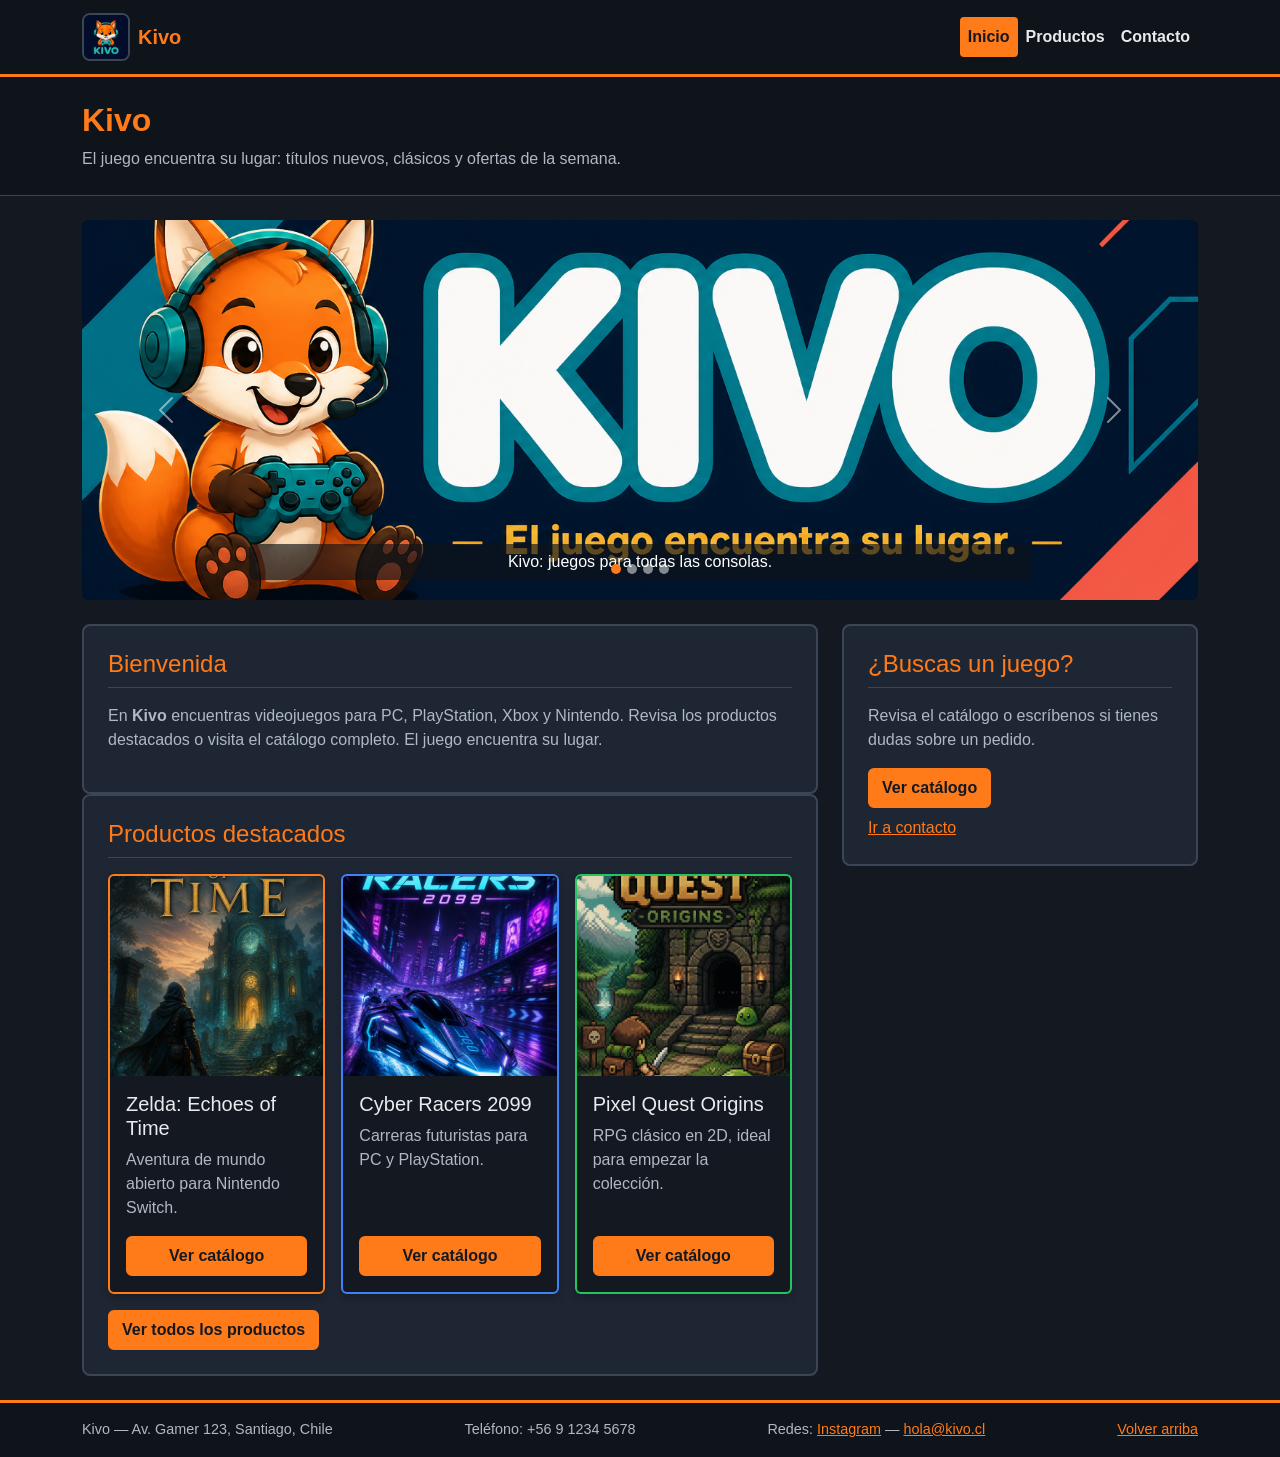
<file: index.html>
<!DOCTYPE html>
<html lang="es">

<head>
    <meta charset="UTF-8">
    <meta name="viewport" content="width=device-width, initial-scale=1.0">
    <meta name="description" content="Kivo: tienda de videojuegos. Página de inicio.">
    <title>Inicio - Kivo</title>
    <!-- Bootstrap 5.3 por CDN (recomendación del profesor: no versionar archivos locales) -->
    <link href="https://cdn.jsdelivr.net/npm/bootstrap@5.3.3/dist/css/bootstrap.min.css" rel="stylesheet">
    <!-- CSS propio de Kivo: siempre debajo de Bootstrap para personalizar sin perder utilidades -->
    <link rel="stylesheet" href="css/estilos.css">
    <link rel="icon" href="favicon.ico" sizes="any">
    <link rel="icon" type="image/png" sizes="32x32" href="favicon.png">
</head>

<body class="d-flex flex-column min-vh-100">

    <!-- ========== Barra de navegación Bootstrap (colapsa en móviles) ========== -->
    <nav class="navbar navbar-expand-lg navbar-dark kivo-navbar" aria-label="Navegación principal">
        <div class="container">
            <a class="navbar-brand d-flex align-items-center gap-2" href="index.html">
                <img class="kivo-logo" src="img/logo.png" alt="Logo de Kivo: un zorro con audífonos y un control de videojuegos" width="48" height="48">
                <span>Kivo</span>
            </a>
            <button class="navbar-toggler" type="button" data-bs-toggle="collapse" data-bs-target="#menuPrincipal" aria-controls="menuPrincipal" aria-expanded="false" aria-label="Abrir o cerrar el menú">
                <span class="navbar-toggler-icon"></span>
            </button>
            <div class="collapse navbar-collapse" id="menuPrincipal">
                <ul class="navbar-nav ms-auto">
                    <li class="nav-item">
                        <a class="nav-link active" href="index.html" aria-current="page">Inicio</a>
                    </li>
                    <li class="nav-item">
                        <a class="nav-link" href="productos.html">Productos</a>
                    </li>
                    <li class="nav-item">
                        <a class="nav-link" href="contacto.html">Contacto</a>
                    </li>
                </ul>
            </div>
        </div>
    </nav>

    <header class="kivo-hero py-4">
        <div class="container">
            <h1 id="top" class="h2 mb-2">Kivo</h1>
            <p class="tagline mb-0">El juego encuentra su lugar: títulos nuevos, clásicos y ofertas de la semana.</p>
        </div>
    </header>

    <main class="container py-4 flex-grow-1">

        <!-- ========== Carrusel: cambia automáticamente cada 3 segundos ========== -->
        <section class="mb-4" aria-labelledby="carrusel-titulo">
            <h2 id="carrusel-titulo" class="visually-hidden">Destacados de la semana</h2>
            <div id="carruselKivo" class="carousel slide" data-bs-ride="carousel" data-bs-interval="3000">
                <div class="carousel-indicators">
                    <button type="button" data-bs-target="#carruselKivo" data-bs-slide-to="0" class="active" aria-current="true" aria-label="Banner de Kivo"></button>
                    <button type="button" data-bs-target="#carruselKivo" data-bs-slide-to="1" aria-label="Zelda: Echoes of Time"></button>
                    <button type="button" data-bs-target="#carruselKivo" data-bs-slide-to="2" aria-label="Cyber Racers 2099"></button>
                    <button type="button" data-bs-target="#carruselKivo" data-bs-slide-to="3" aria-label="Pixel Quest Origins"></button>
                </div>
                <div class="carousel-inner rounded">
                    <div class="carousel-item active">
                        <img src="img/banner.jpg" class="d-block w-100" alt="Banner de Kivo: el zorro con un control de videojuegos y el eslogan El juego encuentra su lugar">
                        <div class="carousel-caption">
                            <p class="mb-0">Kivo: juegos para todas las consolas.</p>
                        </div>
                    </div>
                    <div class="carousel-item">
                        <img src="img/juego-echoes.jpg" class="d-block w-100" alt="Portada del juego Zelda: Echoes of Time, templo en un bosque">
                        <div class="carousel-caption">
                            <p class="mb-0">Zelda: Echoes of Time</p>
                        </div>
                    </div>
                    <div class="carousel-item">
                        <img src="img/juego-cyber.jpg" class="d-block w-100" alt="Portada del juego Cyber Racers 2099, auto de carreras neon">
                        <div class="carousel-caption">
                            <p class="mb-0">Cyber Racers 2099</p>
                        </div>
                    </div>
                    <div class="carousel-item">
                        <img src="img/juego-pixelquest.jpg" class="d-block w-100" alt="Portada del juego Pixel Quest Origins, aventura en pixel art">
                        <div class="carousel-caption">
                            <p class="mb-0">Pixel Quest Origins</p>
                        </div>
                    </div>
                </div>
                <button class="carousel-control-prev" type="button" data-bs-target="#carruselKivo" data-bs-slide="prev">
                    <span class="carousel-control-prev-icon" aria-hidden="true"></span>
                    <span class="visually-hidden">Anterior</span>
                </button>
                <button class="carousel-control-next" type="button" data-bs-target="#carruselKivo" data-bs-slide="next">
                    <span class="carousel-control-next-icon" aria-hidden="true"></span>
                    <span class="visually-hidden">Siguiente</span>
                </button>
            </div>
        </section>

        <!-- ========== Sistema de cuadrículas: contenido + aside ========== -->
        <div class="row g-4">
            <div class="col-12 col-lg-8">
                <section class="content-box p-3 p-md-4" aria-labelledby="bienvenida">
                    <h2 id="bienvenida">Bienvenida</h2>
                    <p>
                        En <strong>Kivo</strong> encuentras videojuegos para PC, PlayStation, Xbox y Nintendo.
                        Revisa los productos destacados o visita el catálogo completo. El juego encuentra su lugar.
                    </p>
                </section>

                <!-- ========== Tarjetas de productos dentro del Grid ========== -->
                <section class="content-box p-3 p-md-4" aria-labelledby="destacados" id="destacados-section">
                    <h2 id="destacados">Productos destacados</h2>
                    <div class="row row-cols-1 row-cols-md-2 row-cols-lg-3 g-3">
                        <div class="col">
                            <article class="card h-100 kivo-card kivo-card-1">
                                <img src="img/juego-echoes.jpg" class="card-img-top" alt="Portada del juego Zelda: Echoes of Time, templo en un bosque">
                                <div class="card-body d-flex flex-column">
                                    <h3 class="card-title h5">Zelda: Echoes of Time</h3>
                                    <p class="card-text flex-grow-1">Aventura de mundo abierto para Nintendo Switch.</p>
                                    <a href="productos.html" class="btn btn-kivo">Ver catálogo</a>
                                </div>
                            </article>
                        </div>
                        <div class="col">
                            <article class="card h-100 kivo-card kivo-card-2">
                                <img src="img/juego-cyber.jpg" class="card-img-top" alt="Portada del juego Cyber Racers 2099, auto de carreras neon">
                                <div class="card-body d-flex flex-column">
                                    <h3 class="card-title h5">Cyber Racers 2099</h3>
                                    <p class="card-text flex-grow-1">Carreras futuristas para PC y PlayStation.</p>
                                    <a href="productos.html" class="btn btn-kivo">Ver catálogo</a>
                                </div>
                            </article>
                        </div>
                        <div class="col">
                            <article class="card h-100 kivo-card kivo-card-3">
                                <img src="img/juego-pixelquest.jpg" class="card-img-top" alt="Portada del juego Pixel Quest Origins, aventura en pixel art">
                                <div class="card-body d-flex flex-column">
                                    <h3 class="card-title h5">Pixel Quest Origins</h3>
                                    <p class="card-text flex-grow-1">RPG clásico en 2D, ideal para empezar la colección.</p>
                                    <a href="productos.html" class="btn btn-kivo">Ver catálogo</a>
                                </div>
                            </article>
                        </div>
                    </div>
                    <p class="mt-3 mb-0">
                        <a class="btn btn-kivo" href="productos.html">Ver todos los productos</a>
                    </p>
                </section>
            </div>

            <aside class="col-12 col-lg-4" aria-label="Información adicional">
                <section class="content-box p-3 p-md-4" aria-labelledby="aviso-aside">
                    <h2 id="aviso-aside" class="h4">¿Buscas un juego?</h2>
                    <p>Revisa el catálogo o escríbenos si tienes dudas sobre un pedido.</p>
                    <p class="mb-2"><a class="btn btn-kivo" href="productos.html">Ver catálogo</a></p>
                    <p class="mb-0"><a href="contacto.html">Ir a contacto</a></p>
                </section>
            </aside>
        </div>
    </main>

    <footer class="site-footer mt-auto py-3">
        <div class="container d-flex flex-column flex-md-row justify-content-between align-items-center gap-2 text-center text-md-start">
            <p class="mb-0">Kivo — Av. Gamer 123, Santiago, Chile</p>
            <p class="mb-0">Teléfono: +56 9 1234 5678</p>
            <p class="mb-0">
                Redes:
                <a href="https://www.instagram.com" target="_blank" rel="noopener noreferrer" title="Instagram de Kivo">Instagram</a>
                —
                <a href="mailto:hola@kivo.cl" title="Enviar correo a Kivo">hola@kivo.cl</a>
            </p>
            <p class="mb-0"><a href="#top">Volver arriba</a></p>
        </div>
    </footer>

    <!-- JS de Bootstrap (bundle incluye Popper: necesario para el menú hamburguesa y el carrusel) -->
    <script src="https://cdn.jsdelivr.net/npm/bootstrap@5.3.3/dist/js/bootstrap.bundle.min.js"></script>
    <script src="js/funciones.js"></script>
</body>

</html>
</file>
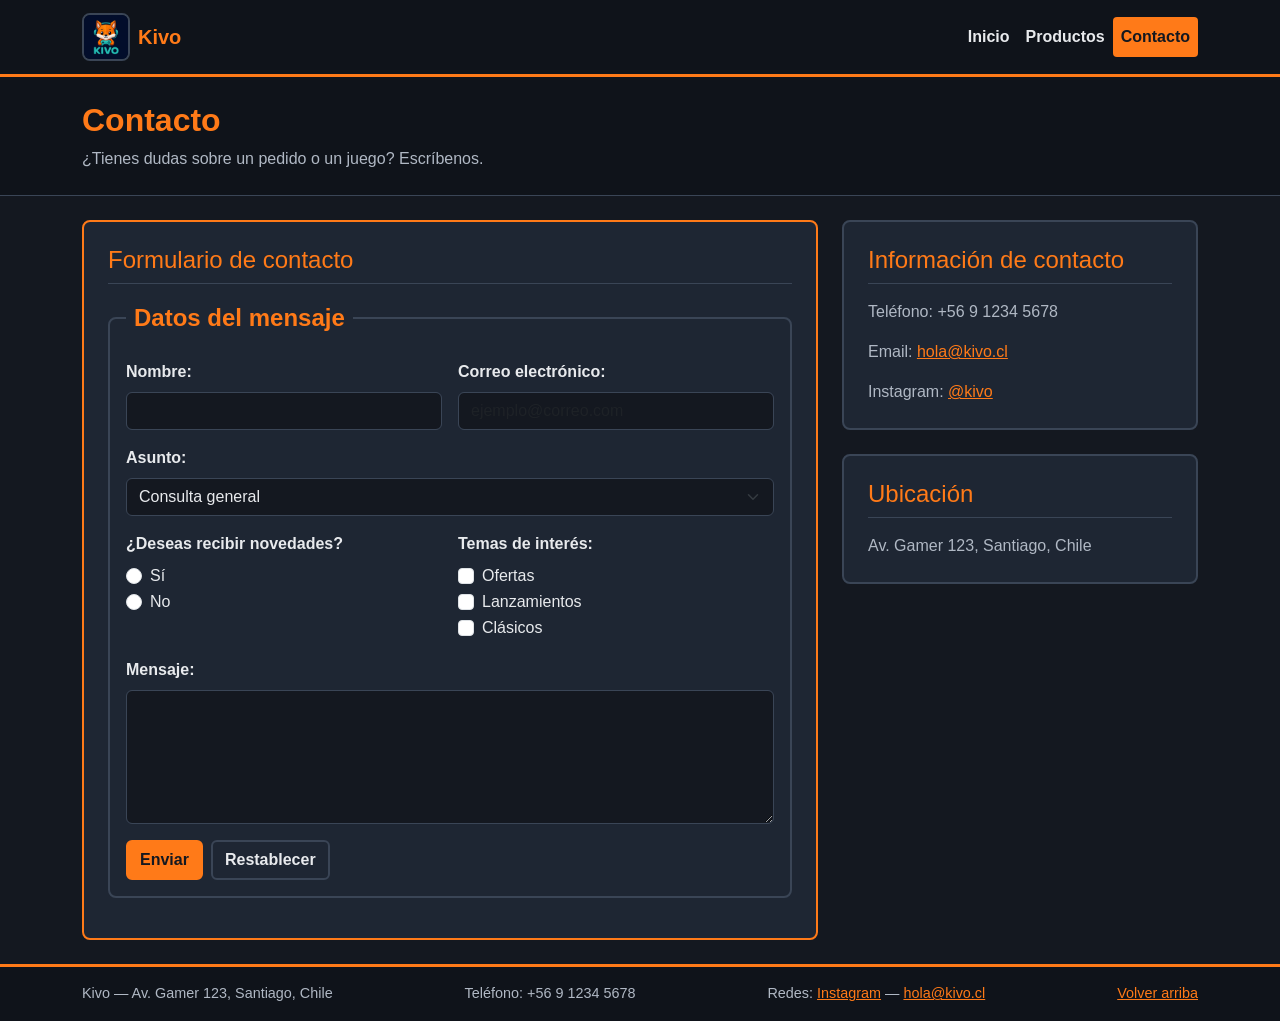
<file: contacto.html>
<!DOCTYPE html>
<html lang="es">

<head>
    <meta charset="UTF-8">
    <meta name="viewport" content="width=device-width, initial-scale=1.0">
    <meta name="description" content="Contacto de Kivo, tienda de videojuegos.">
    <title>Contacto - Kivo</title>
    <!-- Bootstrap 5.3 por CDN (recomendación del profesor) -->
    <link href="https://cdn.jsdelivr.net/npm/bootstrap@5.3.3/dist/css/bootstrap.min.css" rel="stylesheet">
    <link rel="stylesheet" href="css/estilos.css">
    <link rel="icon" href="favicon.ico" sizes="any">
    <link rel="icon" type="image/png" sizes="32x32" href="favicon.png">
</head>

<body class="d-flex flex-column min-vh-100">

    <!-- ========== Barra de navegación Bootstrap (colapsa en móviles) ========== -->
    <nav class="navbar navbar-expand-lg navbar-dark kivo-navbar" aria-label="Navegación principal">
        <div class="container">
            <a class="navbar-brand d-flex align-items-center gap-2" href="index.html">
                <img class="kivo-logo" src="img/logo.png" alt="Logo de Kivo: un zorro con audífonos y un control de videojuegos" width="48" height="48">
                <span>Kivo</span>
            </a>
            <button class="navbar-toggler" type="button" data-bs-toggle="collapse" data-bs-target="#menuPrincipal" aria-controls="menuPrincipal" aria-expanded="false" aria-label="Abrir o cerrar el menú">
                <span class="navbar-toggler-icon"></span>
            </button>
            <div class="collapse navbar-collapse" id="menuPrincipal">
                <ul class="navbar-nav ms-auto">
                    <li class="nav-item">
                        <a class="nav-link" href="index.html">Inicio</a>
                    </li>
                    <li class="nav-item">
                        <a class="nav-link" href="productos.html">Productos</a>
                    </li>
                    <li class="nav-item">
                        <a class="nav-link active" href="contacto.html" aria-current="page">Contacto</a>
                    </li>
                </ul>
            </div>
        </div>
    </nav>

    <header class="kivo-hero py-4">
        <div class="container">
            <h1 id="top" class="h2 mb-2">Contacto</h1>
            <p class="tagline mb-0">¿Tienes dudas sobre un pedido o un juego? Escríbenos.</p>
        </div>
    </header>

    <main class="container py-4 flex-grow-1">

        <!-- ========== Grid: formulario + datos de contacto ========== -->
        <div class="row g-4">
            <div class="col-12 col-lg-8">
                <section class="content-box p-3 p-md-4" aria-labelledby="formulario-titulo" id="contacto-principal">
                    <h2 id="formulario-titulo">Formulario de contacto</h2>
                    <form class="contact-form" id="formulario-contacto" action="#" method="post" novalidate>
                        <fieldset class="p-3">
                            <legend class="float-none w-auto px-2">Datos del mensaje</legend>

                            <div class="row g-3">
                                <div class="col-12 col-md-6">
                                    <label class="form-label" for="nombre">Nombre:</label>
                                    <input class="form-control" type="text" id="nombre" name="nombre" required>
                                </div>
                                <div class="col-12 col-md-6">
                                    <label class="form-label" for="email">Correo electrónico:</label>
                                    <input class="form-control" type="email" id="email" name="email" placeholder="ejemplo@correo.com" required>
                                </div>
                                <div class="col-12">
                                    <label class="form-label" for="asunto">Asunto:</label>
                                    <select class="form-select" id="asunto" name="asunto">
                                        <option value="consulta">Consulta general</option>
                                        <option value="pedido">Estado de pedido</option>
                                        <option value="soporte">Soporte técnico</option>
                                        <option value="otro">Otro</option>
                                    </select>
                                </div>
                                <div class="col-12 col-md-6">
                                    <p class="form-label mb-2">¿Deseas recibir novedades?</p>
                                    <div class="form-check">
                                        <input class="form-check-input" type="radio" name="novedades" id="novedades-si" value="si" required>
                                        <label class="form-check-label" for="novedades-si">Sí</label>
                                    </div>
                                    <div class="form-check">
                                        <input class="form-check-input" type="radio" name="novedades" id="novedades-no" value="no">
                                        <label class="form-check-label" for="novedades-no">No</label>
                                    </div>
                                </div>
                                <div class="col-12 col-md-6">
                                    <p class="form-label mb-2">Temas de interés:</p>
                                    <div class="form-check">
                                        <input class="form-check-input" type="checkbox" name="interes" id="interes-ofertas" value="ofertas">
                                        <label class="form-check-label" for="interes-ofertas">Ofertas</label>
                                    </div>
                                    <div class="form-check">
                                        <input class="form-check-input" type="checkbox" name="interes" id="interes-nuevos" value="nuevos">
                                        <label class="form-check-label" for="interes-nuevos">Lanzamientos</label>
                                    </div>
                                    <div class="form-check">
                                        <input class="form-check-input" type="checkbox" name="interes" id="interes-clasicos" value="clasicos">
                                        <label class="form-check-label" for="interes-clasicos">Clásicos</label>
                                    </div>
                                </div>
                                <div class="col-12">
                                    <label class="form-label" for="mensaje">Mensaje:</label>
                                    <textarea class="form-control" id="mensaje" name="mensaje" rows="5" required></textarea>
                                </div>
                                <div class="col-12 d-flex flex-wrap gap-2">
                                    <button class="btn btn-kivo" type="submit">Enviar</button>
                                    <button class="btn btn-kivo-outline" type="reset">Restablecer</button>
                                </div>
                            </div>
                        </fieldset>
                    </form>
                    <!-- Semana 5: mensaje creado con createElement/appendChild tras el submit -->
                    <div id="resultado-envio" class="mt-3" role="status" aria-live="polite"></div>
                </section>
            </div>

            <aside class="col-12 col-lg-4" aria-label="Datos de contacto">
                <section class="content-box p-3 p-md-4 mb-4" aria-labelledby="info-contacto">
                    <h2 id="info-contacto" class="h4">Información de contacto</h2>
                    <p>Teléfono: +56 9 1234 5678</p>
                    <p>
                        Email:
                        <a href="mailto:hola@kivo.cl" title="Enviar correo a Kivo">hola@kivo.cl</a>
                    </p>
                    <p class="mb-0">
                        Instagram:
                        <a href="https://www.instagram.com" target="_blank" rel="noopener noreferrer">@kivo</a>
                    </p>
                </section>

                <section class="content-box p-3 p-md-4" aria-labelledby="ubicacion">
                    <h2 id="ubicacion" class="h4">Ubicación</h2>
                    <p class="mb-0">Av. Gamer 123, Santiago, Chile</p>
                </section>
            </aside>
        </div>
    </main>

    <footer class="site-footer mt-auto py-3">
        <div class="container d-flex flex-column flex-md-row justify-content-between align-items-center gap-2 text-center text-md-start">
            <p class="mb-0">Kivo — Av. Gamer 123, Santiago, Chile</p>
            <p class="mb-0">Teléfono: +56 9 1234 5678</p>
            <p class="mb-0">
                Redes:
                <a href="https://www.instagram.com" target="_blank" rel="noopener noreferrer" title="Instagram de Kivo">Instagram</a>
                —
                <a href="mailto:hola@kivo.cl" title="Enviar correo a Kivo">hola@kivo.cl</a>
            </p>
            <p class="mb-0"><a href="#top">Volver arriba</a></p>
        </div>
    </footer>

    <script src="https://cdn.jsdelivr.net/npm/bootstrap@5.3.3/dist/js/bootstrap.bundle.min.js"></script>
    <script src="js/funciones.js"></script>
</body>

</html>
</file>
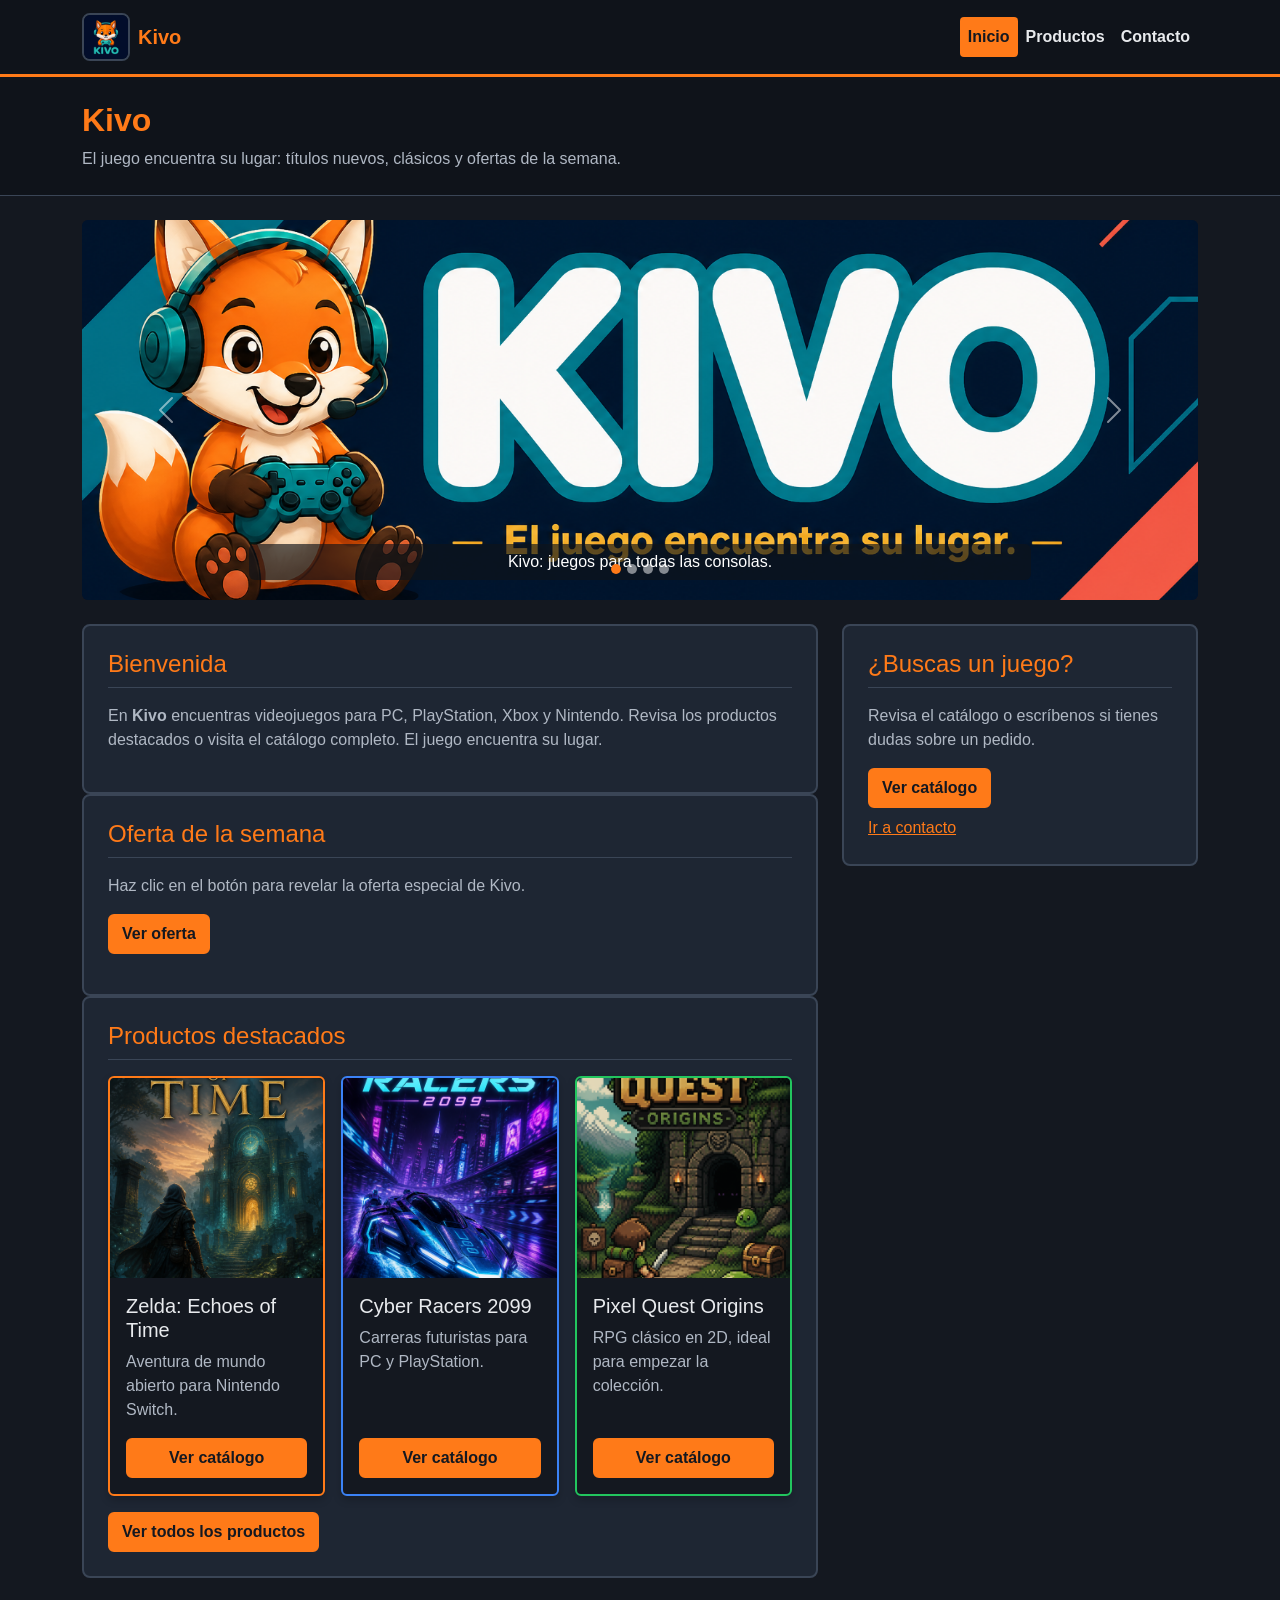
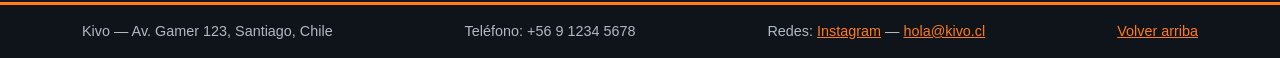
<file: Lisbeth_Bilbao_PFY2201_DOM_Semana5.html>
<!DOCTYPE html>
<html lang="es">

<head>
    <meta charset="UTF-8">
    <meta name="viewport" content="width=device-width, initial-scale=1.0">
    <meta name="description" content="Kivo: tienda de videojuegos. Página de inicio.">
    <title>Inicio - Kivo</title>
    <!-- Bootstrap 5.3 por CDN (recomendación del profesor: no versionar archivos locales) -->
    <link href="https://cdn.jsdelivr.net/npm/bootstrap@5.3.3/dist/css/bootstrap.min.css" rel="stylesheet">
    <!-- CSS propio de Kivo: siempre debajo de Bootstrap para personalizar sin perder utilidades -->
    <link rel="stylesheet" href="css/estilos.css">
    <link rel="icon" href="favicon.ico" sizes="any">
    <link rel="icon" type="image/png" sizes="32x32" href="favicon.png">
</head>

<body class="d-flex flex-column min-vh-100">

    <!-- ========== Barra de navegación Bootstrap (colapsa en móviles) ========== -->
    <nav class="navbar navbar-expand-lg navbar-dark kivo-navbar" aria-label="Navegación principal">
        <div class="container">
            <a class="navbar-brand d-flex align-items-center gap-2" href="index.html">
                <img class="kivo-logo" src="img/logo.png" alt="Logo de Kivo: un zorro con audífonos y un control de videojuegos" width="48" height="48">
                <span>Kivo</span>
            </a>
            <button class="navbar-toggler" type="button" data-bs-toggle="collapse" data-bs-target="#menuPrincipal" aria-controls="menuPrincipal" aria-expanded="false" aria-label="Abrir o cerrar el menú">
                <span class="navbar-toggler-icon"></span>
            </button>
            <div class="collapse navbar-collapse" id="menuPrincipal">
                <ul class="navbar-nav ms-auto">
                    <li class="nav-item">
                        <a class="nav-link active" href="index.html" aria-current="page">Inicio</a>
                    </li>
                    <li class="nav-item">
                        <a class="nav-link" href="productos.html">Productos</a>
                    </li>
                    <li class="nav-item">
                        <a class="nav-link" href="contacto.html">Contacto</a>
                    </li>
                </ul>
            </div>
        </div>
    </nav>

    <header class="kivo-hero py-4">
        <div class="container">
            <h1 id="top" class="h2 mb-2">Kivo</h1>
            <p class="tagline mb-0">El juego encuentra su lugar: títulos nuevos, clásicos y ofertas de la semana.</p>
        </div>
    </header>

    <main class="container py-4 flex-grow-1">

        <!-- ========== Carrusel: cambia automáticamente cada 3 segundos ========== -->
        <section class="mb-4" aria-labelledby="carrusel-titulo">
            <h2 id="carrusel-titulo" class="visually-hidden">Destacados de la semana</h2>
            <div id="carruselKivo" class="carousel slide" data-bs-ride="carousel" data-bs-interval="3000">
                <div class="carousel-indicators">
                    <button type="button" data-bs-target="#carruselKivo" data-bs-slide-to="0" class="active" aria-current="true" aria-label="Banner de Kivo"></button>
                    <button type="button" data-bs-target="#carruselKivo" data-bs-slide-to="1" aria-label="Zelda: Echoes of Time"></button>
                    <button type="button" data-bs-target="#carruselKivo" data-bs-slide-to="2" aria-label="Cyber Racers 2099"></button>
                    <button type="button" data-bs-target="#carruselKivo" data-bs-slide-to="3" aria-label="Pixel Quest Origins"></button>
                </div>
                <div class="carousel-inner rounded">
                    <div class="carousel-item active">
                        <img src="img/banner.jpg" class="d-block w-100" alt="Banner de Kivo: el zorro con un control de videojuegos y el eslogan El juego encuentra su lugar">
                        <div class="carousel-caption">
                            <p class="mb-0">Kivo: juegos para todas las consolas.</p>
                        </div>
                    </div>
                    <div class="carousel-item">
                        <img src="img/juego-echoes.jpg" class="d-block w-100" alt="Portada del juego Zelda: Echoes of Time, templo en un bosque">
                        <div class="carousel-caption">
                            <p class="mb-0">Zelda: Echoes of Time</p>
                        </div>
                    </div>
                    <div class="carousel-item">
                        <img src="img/juego-cyber.jpg" class="d-block w-100" alt="Portada del juego Cyber Racers 2099, auto de carreras neon">
                        <div class="carousel-caption">
                            <p class="mb-0">Cyber Racers 2099</p>
                        </div>
                    </div>
                    <div class="carousel-item">
                        <img src="img/juego-pixelquest.jpg" class="d-block w-100" alt="Portada del juego Pixel Quest Origins, aventura en pixel art">
                        <div class="carousel-caption">
                            <p class="mb-0">Pixel Quest Origins</p>
                        </div>
                    </div>
                </div>
                <button class="carousel-control-prev" type="button" data-bs-target="#carruselKivo" data-bs-slide="prev">
                    <span class="carousel-control-prev-icon" aria-hidden="true"></span>
                    <span class="visually-hidden">Anterior</span>
                </button>
                <button class="carousel-control-next" type="button" data-bs-target="#carruselKivo" data-bs-slide="next">
                    <span class="carousel-control-next-icon" aria-hidden="true"></span>
                    <span class="visually-hidden">Siguiente</span>
                </button>
            </div>
        </section>

        <!-- ========== Sistema de cuadrículas: contenido + aside ========== -->
        <div class="row g-4">
            <div class="col-12 col-lg-8">
                <section class="content-box p-3 p-md-4" aria-labelledby="bienvenida">
                    <h2 id="bienvenida">Bienvenida</h2>
                    <p id="texto-bienvenida">
                        En <strong>Kivo</strong> encuentras videojuegos para PC, PlayStation, Xbox y Nintendo.
                        Revisa los productos destacados o visita el catálogo completo. El juego encuentra su lugar.
                    </p>
                </section>

                <!-- Semana 5: evento click + innerHTML + createElement/appendChild -->
                <section class="content-box p-3 p-md-4" aria-labelledby="oferta-titulo" id="seccion-oferta">
                    <h2 id="oferta-titulo">Oferta de la semana</h2>
                    <p id="texto-oferta">Haz clic en el botón para revelar la oferta especial de Kivo.</p>
                    <button type="button" class="btn btn-kivo" id="btn-oferta">Ver oferta</button>
                    <div id="aviso-oferta" class="mt-3" aria-live="polite"></div>
                </section>

                <!-- ========== Tarjetas de productos dentro del Grid ========== -->
                <section class="content-box p-3 p-md-4" aria-labelledby="destacados" id="destacados-section">
                    <h2 id="destacados">Productos destacados</h2>
                    <div class="row row-cols-1 row-cols-md-2 row-cols-lg-3 g-3">
                        <div class="col">
                            <article class="card h-100 kivo-card kivo-card-1">
                                <img src="img/juego-echoes.jpg" class="card-img-top" alt="Portada del juego Zelda: Echoes of Time, templo en un bosque">
                                <div class="card-body d-flex flex-column">
                                    <h3 class="card-title h5">Zelda: Echoes of Time</h3>
                                    <p class="card-text flex-grow-1">Aventura de mundo abierto para Nintendo Switch.</p>
                                    <a href="productos.html" class="btn btn-kivo">Ver catálogo</a>
                                </div>
                            </article>
                        </div>
                        <div class="col">
                            <article class="card h-100 kivo-card kivo-card-2">
                                <img src="img/juego-cyber.jpg" class="card-img-top" alt="Portada del juego Cyber Racers 2099, auto de carreras neon">
                                <div class="card-body d-flex flex-column">
                                    <h3 class="card-title h5">Cyber Racers 2099</h3>
                                    <p class="card-text flex-grow-1">Carreras futuristas para PC y PlayStation.</p>
                                    <a href="productos.html" class="btn btn-kivo">Ver catálogo</a>
                                </div>
                            </article>
                        </div>
                        <div class="col">
                            <article class="card h-100 kivo-card kivo-card-3">
                                <img src="img/juego-pixelquest.jpg" class="card-img-top" alt="Portada del juego Pixel Quest Origins, aventura en pixel art">
                                <div class="card-body d-flex flex-column">
                                    <h3 class="card-title h5">Pixel Quest Origins</h3>
                                    <p class="card-text flex-grow-1">RPG clásico en 2D, ideal para empezar la colección.</p>
                                    <a href="productos.html" class="btn btn-kivo">Ver catálogo</a>
                                </div>
                            </article>
                        </div>
                    </div>
                    <p class="mt-3 mb-0">
                        <a class="btn btn-kivo" href="productos.html">Ver todos los productos</a>
                    </p>
                </section>
            </div>

            <aside class="col-12 col-lg-4" aria-label="Información adicional">
                <section class="content-box p-3 p-md-4" aria-labelledby="aviso-aside">
                    <h2 id="aviso-aside" class="h4">¿Buscas un juego?</h2>
                    <p>Revisa el catálogo o escríbenos si tienes dudas sobre un pedido.</p>
                    <p class="mb-2"><a class="btn btn-kivo" href="productos.html">Ver catálogo</a></p>
                    <p class="mb-0"><a href="contacto.html">Ir a contacto</a></p>
                </section>
            </aside>
        </div>
    </main>

    <footer class="site-footer mt-auto py-3">
        <div class="container d-flex flex-column flex-md-row justify-content-between align-items-center gap-2 text-center text-md-start">
            <p class="mb-0">Kivo — Av. Gamer 123, Santiago, Chile</p>
            <p class="mb-0">Teléfono: +56 9 1234 5678</p>
            <p class="mb-0">
                Redes:
                <a href="https://www.instagram.com" target="_blank" rel="noopener noreferrer" title="Instagram de Kivo">Instagram</a>
                —
                <a href="mailto:hola@kivo.cl" title="Enviar correo a Kivo">hola@kivo.cl</a>
            </p>
            <p class="mb-0"><a href="#top">Volver arriba</a></p>
        </div>
    </footer>

    <!-- JS de Bootstrap (bundle incluye Popper: necesario para el menú hamburguesa y el carrusel) -->
    <script src="https://cdn.jsdelivr.net/npm/bootstrap@5.3.3/dist/js/bootstrap.bundle.min.js"></script>
    <script src="Lisbeth_Bilbao_PFY2201_DOM_Semana5.js"></script>
</body>

</html>
</file>
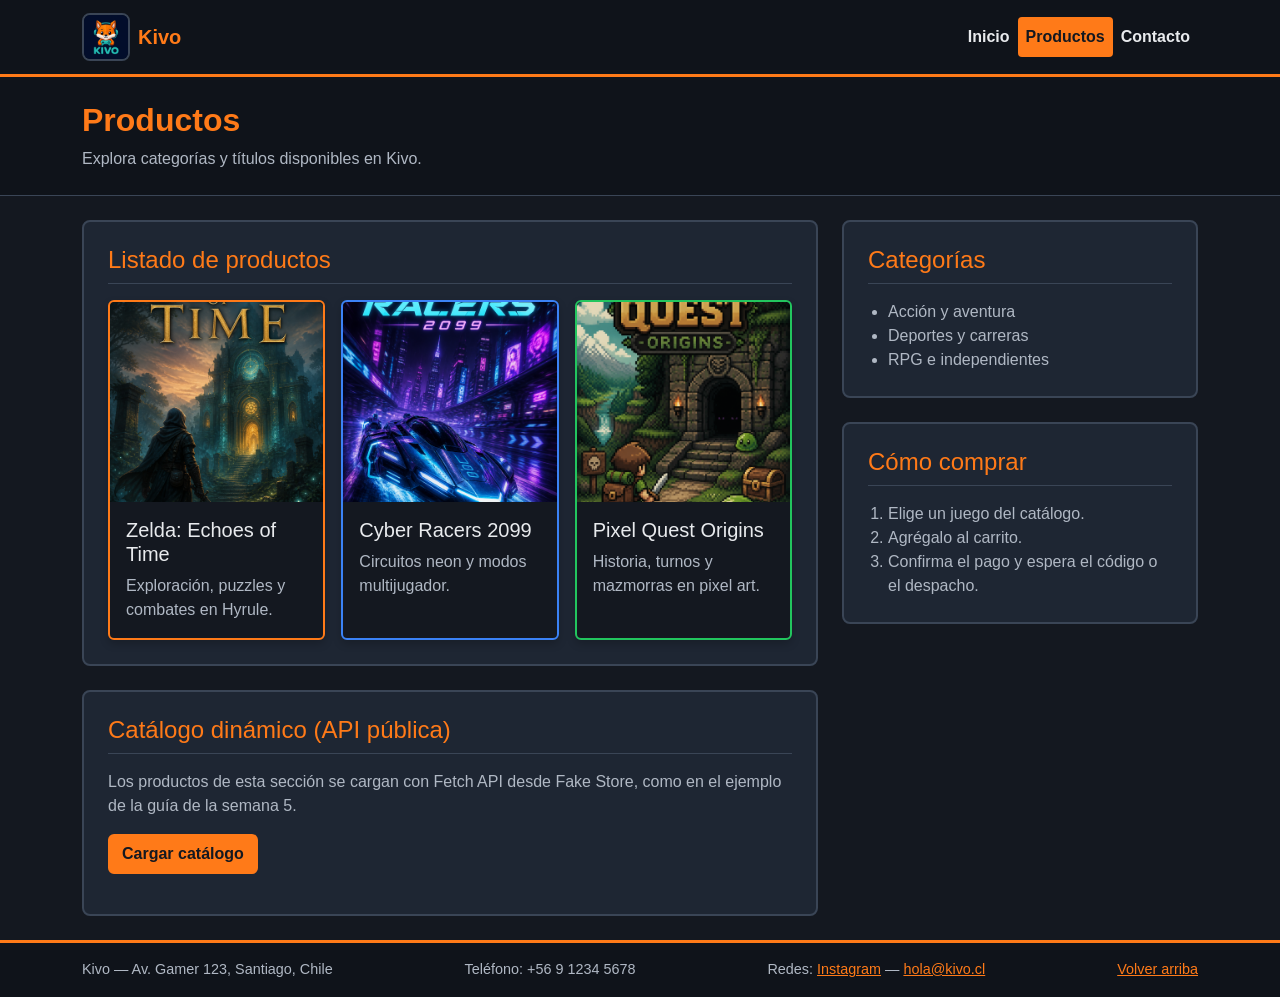
<file: productos.html>
<!DOCTYPE html>
<html lang="es">

<head>
    <meta charset="UTF-8">
    <meta name="viewport" content="width=device-width, initial-scale=1.0">
    <meta name="description" content="Catálogo de videojuegos de Kivo.">
    <title>Productos - Kivo</title>
    <!-- Bootstrap 5.3 por CDN (recomendación del profesor) -->
    <link href="https://cdn.jsdelivr.net/npm/bootstrap@5.3.3/dist/css/bootstrap.min.css" rel="stylesheet">
    <link rel="stylesheet" href="css/estilos.css">
    <link rel="icon" href="favicon.ico" sizes="any">
    <link rel="icon" type="image/png" sizes="32x32" href="favicon.png">
</head>

<body class="d-flex flex-column min-vh-100">

    <!-- ========== Barra de navegación Bootstrap (colapsa en móviles) ========== -->
    <nav class="navbar navbar-expand-lg navbar-dark kivo-navbar" aria-label="Navegación principal">
        <div class="container">
            <a class="navbar-brand d-flex align-items-center gap-2" href="index.html">
                <img class="kivo-logo" src="img/logo.png" alt="Logo de Kivo: un zorro con audífonos y un control de videojuegos" width="48" height="48">
                <span>Kivo</span>
            </a>
            <button class="navbar-toggler" type="button" data-bs-toggle="collapse" data-bs-target="#menuPrincipal" aria-controls="menuPrincipal" aria-expanded="false" aria-label="Abrir o cerrar el menú">
                <span class="navbar-toggler-icon"></span>
            </button>
            <div class="collapse navbar-collapse" id="menuPrincipal">
                <ul class="navbar-nav ms-auto">
                    <li class="nav-item">
                        <a class="nav-link" href="index.html">Inicio</a>
                    </li>
                    <li class="nav-item">
                        <a class="nav-link active" href="productos.html" aria-current="page">Productos</a>
                    </li>
                    <li class="nav-item">
                        <a class="nav-link" href="contacto.html">Contacto</a>
                    </li>
                </ul>
            </div>
        </div>
    </nav>

    <header class="kivo-hero py-4">
        <div class="container">
            <h1 id="top" class="h2 mb-2">Productos</h1>
            <p class="tagline mb-0">Explora categorías y títulos disponibles en Kivo.</p>
        </div>
    </header>

    <main class="container py-4 flex-grow-1">

        <!-- ========== Grid responsivo: catálogo + aside ========== -->
        <div class="row g-4">
            <div class="col-12 col-lg-8">
                <section class="content-box p-3 p-md-4" aria-labelledby="listado" id="listado-section">
                    <h2 id="listado">Listado de productos</h2>

                    <!-- Tarjetas en cuadrícula: 1 col móvil, 2 tablet, 3 escritorio -->
                    <div class="row row-cols-1 row-cols-md-2 row-cols-lg-3 g-3">
                        <div class="col">
                            <article class="card h-100 kivo-card kivo-card-1">
                                <img src="img/juego-echoes.jpg" class="card-img-top" alt="Portada del juego Zelda: Echoes of Time, templo en un bosque">
                                <div class="card-body">
                                    <h3 class="card-title h5">Zelda: Echoes of Time</h3>
                                    <p class="card-text">Exploración, puzzles y combates en Hyrule.</p>
                                </div>
                            </article>
                        </div>
                        <div class="col">
                            <article class="card h-100 kivo-card kivo-card-2">
                                <img src="img/juego-cyber.jpg" class="card-img-top" alt="Portada del juego Cyber Racers 2099, auto de carreras neon">
                                <div class="card-body">
                                    <h3 class="card-title h5">Cyber Racers 2099</h3>
                                    <p class="card-text">Circuitos neon y modos multijugador.</p>
                                </div>
                            </article>
                        </div>
                        <div class="col">
                            <article class="card h-100 kivo-card kivo-card-3">
                                <img src="img/juego-pixelquest.jpg" class="card-img-top" alt="Portada del juego Pixel Quest Origins, aventura en pixel art">
                                <div class="card-body">
                                    <h3 class="card-title h5">Pixel Quest Origins</h3>
                                    <p class="card-text">Historia, turnos y mazmorras en pixel art.</p>
                                </div>
                            </article>
                        </div>
                    </div>
                </section>

                <!-- Semana 5: Fetch API + createElement/appendChild (guía del profesor) -->
                <section class="content-box p-3 p-md-4 mt-4" aria-labelledby="catalogo-api-titulo" id="seccion-catalogo-api">
                    <h2 id="catalogo-api-titulo">Catálogo dinámico (API pública)</h2>
                    <p id="texto-catalogo">
                        Los productos de esta sección se cargan con Fetch API desde Fake Store,
                        como en el ejemplo de la guía de la semana 5.
                    </p>
                    <button type="button" class="btn btn-kivo" id="btn-cargar-catalogo">Cargar catálogo</button>
                    <p id="estado-catalogo" class="mt-3 mb-0" role="status"></p>
                    <div id="catalogo-api" class="row row-cols-1 row-cols-md-2 row-cols-lg-3 g-3 mt-2"></div>
                </section>
            </div>

            <aside class="col-12 col-lg-4" aria-label="Categorías y compra">
                <section class="content-box p-3 p-md-4 mb-4" aria-labelledby="categorias">
                    <h2 id="categorias" class="h4">Categorías</h2>
                    <ul class="category-list mb-0">
                        <li>Acción y aventura</li>
                        <li>Deportes y carreras</li>
                        <li>RPG e independientes</li>
                    </ul>
                </section>

                <section class="content-box p-3 p-md-4" aria-labelledby="como-comprar">
                    <h2 id="como-comprar" class="h4">Cómo comprar</h2>
                    <ol class="steps-list mb-0">
                        <li>Elige un juego del catálogo.</li>
                        <li>Agrégalo al carrito.</li>
                        <li>Confirma el pago y espera el código o el despacho.</li>
                    </ol>
                </section>
            </aside>
        </div>
    </main>

    <footer class="site-footer mt-auto py-3">
        <div class="container d-flex flex-column flex-md-row justify-content-between align-items-center gap-2 text-center text-md-start">
            <p class="mb-0">Kivo — Av. Gamer 123, Santiago, Chile</p>
            <p class="mb-0">Teléfono: +56 9 1234 5678</p>
            <p class="mb-0">
                Redes:
                <a href="https://www.instagram.com" target="_blank" rel="noopener noreferrer" title="Instagram de Kivo">Instagram</a>
                —
                <a href="mailto:hola@kivo.cl" title="Enviar correo a Kivo">hola@kivo.cl</a>
            </p>
            <p class="mb-0"><a href="#top">Volver arriba</a></p>
        </div>
    </footer>

    <script src="https://cdn.jsdelivr.net/npm/bootstrap@5.3.3/dist/js/bootstrap.bundle.min.js"></script>
    <script src="js/funciones.js"></script>
</body>

</html>
</file>
<file: css/estilos.css>
/* ============================================
   Kivo — Estilos Semana 4 y 5
   CSS propio debajo de Bootstrap 5 (CDN).
   Conserva la identidad visual de Kivo
   (fondo oscuro + acento naranjo).
   El layout responsivo lo resuelve Bootstrap
   (navbar, grid, cards y carousel).
   Semana 5: avisos creados por JavaScript.
   ============================================ */

:root {
  --color-fondo: #141820;
  --color-superficie: #1e2633;
  --color-texto: #e8eaed;
  --color-texto-suave: #b0b8c4;
  --color-acento: #ff7a18;
  --color-acento-hover: #ff9540;
  --color-borde: #3a4556;
  --color-nav: #0f131a;
  --fuente-principal: Arial, Helvetica, sans-serif;
}

body {
  font-family: var(--fuente-principal);
  color: var(--color-texto);
  background-color: var(--color-fondo);
}

img {
  max-width: 100%;
  height: auto;
}

a {
  color: var(--color-acento);
}

a:hover {
  color: var(--color-acento-hover);
}

/* --- Navbar Bootstrap personalizada --- */
.kivo-navbar {
  background-color: var(--color-nav);
  border-bottom: 3px solid var(--color-acento);
}

.kivo-navbar .navbar-brand {
  color: var(--color-acento);
  font-weight: bold;
}

.kivo-navbar .navbar-brand:hover,
.kivo-navbar .navbar-brand:focus {
  color: var(--color-acento-hover);
}

.kivo-logo {
  width: 48px;
  height: 48px;
  object-fit: cover;
  border: 2px solid var(--color-borde);
  border-radius: 8px;
}

.kivo-navbar .nav-link {
  color: var(--color-texto);
  font-weight: bold;
}

.kivo-navbar .nav-link:hover,
.kivo-navbar .nav-link:focus {
  color: var(--color-acento);
}

.kivo-navbar .nav-link.active {
  color: #141820;
  background-color: var(--color-acento);
  border-radius: 4px;
}

.kivo-navbar .navbar-toggler {
  border: 2px solid var(--color-acento);
}

.kivo-hero {
  background-color: var(--color-nav);
  border-bottom: 1px solid var(--color-borde);
}

.kivo-hero h1 {
  color: var(--color-acento);
  font-weight: bold;
}

.tagline {
  color: var(--color-texto-suave);
}

/* --- Cajas de contenido --- */
.content-box {
  background-color: var(--color-superficie);
  border: 2px solid var(--color-borde);
  border-radius: 8px;
}

.content-box h2 {
  color: var(--color-acento);
  font-size: 1.5rem;
  margin-bottom: 1rem;
  border-bottom: 1px solid var(--color-borde);
  padding-bottom: 0.5rem;
}

.content-box p {
  color: var(--color-texto-suave);
}

/* --- Carrusel: misma altura en todas las diapositivas --- */
.carousel-inner {
  background-color: #0b1226;
}

.carousel-item img {
  height: 280px;
  object-fit: cover;
}

@media (min-width: 768px) {
  .carousel-item img {
    height: 380px;
  }
}

.carousel-caption {
  background-color: rgba(15, 19, 26, 0.65);
  border-radius: 6px;
  padding: 0.4rem 0.8rem;
}

.carousel-indicators [data-bs-target] {
  width: 10px;
  height: 10px;
  border-radius: 50%;
}

.carousel-indicators .active {
  background-color: var(--color-acento);
}

/* --- Cards de productos --- */
.kivo-card {
  background-color: var(--color-fondo);
  color: var(--color-texto);
  border: 2px solid var(--color-borde);
  box-shadow: 0 4px 8px rgba(0, 0, 0, 0.2);
  transition: transform 0.2s ease-in-out, background-color 0.2s ease-in-out;
}

.kivo-card .card-title {
  color: var(--color-texto);
}

.kivo-card .card-text {
  color: var(--color-texto-suave);
}

.kivo-card .card-img-top {
  height: 200px;
  object-fit: cover;
}

.kivo-card-1 {
  border-color: var(--color-acento);
}

.kivo-card-2 {
  border-color: #3b82f6;
}

.kivo-card-3 {
  border-color: #22c55e;
}

.kivo-card:hover {
  background-color: #252d3d;
  transform: scale(1.02);
}

/* --- Botones Kivo --- */
.btn-kivo {
  background-color: var(--color-acento);
  color: #141820;
  font-weight: bold;
  border: 2px solid var(--color-acento);
}

.btn-kivo:hover,
.btn-kivo:focus {
  background-color: var(--color-acento-hover);
  color: #141820;
  border-color: var(--color-acento-hover);
}

.btn-kivo-outline {
  background-color: transparent;
  color: var(--color-texto);
  font-weight: bold;
  border: 2px solid var(--color-borde);
}

.btn-kivo-outline:hover,
.btn-kivo-outline:focus {
  background-color: var(--color-borde);
  color: var(--color-texto);
  border-color: var(--color-texto-suave);
}

/* --- Listas del aside --- */
.category-list,
.steps-list {
  color: var(--color-texto-suave);
  padding-left: 1.25rem;
}

/* --- Formulario (Bootstrap + paleta Kivo) --- */
#contacto-principal {
  border-color: var(--color-acento);
}

.contact-form fieldset {
  border: 2px solid var(--color-borde);
  border-radius: 8px;
}

.contact-form legend {
  color: var(--color-acento);
  font-weight: bold;
}

.contact-form .form-label {
  color: var(--color-texto);
  font-weight: bold;
}

.contact-form .form-control,
.contact-form .form-select {
  background-color: var(--color-fondo);
  color: var(--color-texto);
  border-color: var(--color-borde);
}

.contact-form .form-control:focus,
.contact-form .form-select:focus {
  background-color: var(--color-fondo);
  color: var(--color-texto);
  border-color: var(--color-acento);
  box-shadow: 0 0 0 0.2rem rgba(255, 122, 24, 0.25);
}

.contact-form .form-check-label {
  color: var(--color-texto);
}

.contact-form .form-check-input:checked {
  background-color: var(--color-acento);
  border-color: var(--color-acento);
}

/* --- Footer --- */
.site-footer {
  background-color: var(--color-nav);
  color: var(--color-texto-suave);
  border-top: 3px solid var(--color-acento);
  font-size: 0.9rem;
}

.site-footer a {
  color: var(--color-acento);
}

.site-footer a:hover {
  color: var(--color-acento-hover);
}

/* --- Avisos dinámicos creados por JavaScript (Semana 5) --- */
.aviso-dinamico {
  padding: 0.75rem 1rem;
  border-radius: 8px;
  border: 2px solid var(--color-borde);
}

.aviso-exito {
  background-color: rgba(34, 197, 94, 0.15);
  border-color: #22c55e;
  color: var(--color-texto);
}

.aviso-error {
  background-color: rgba(239, 68, 68, 0.15);
  border-color: #ef4444;
  color: var(--color-texto);
}
</file>
